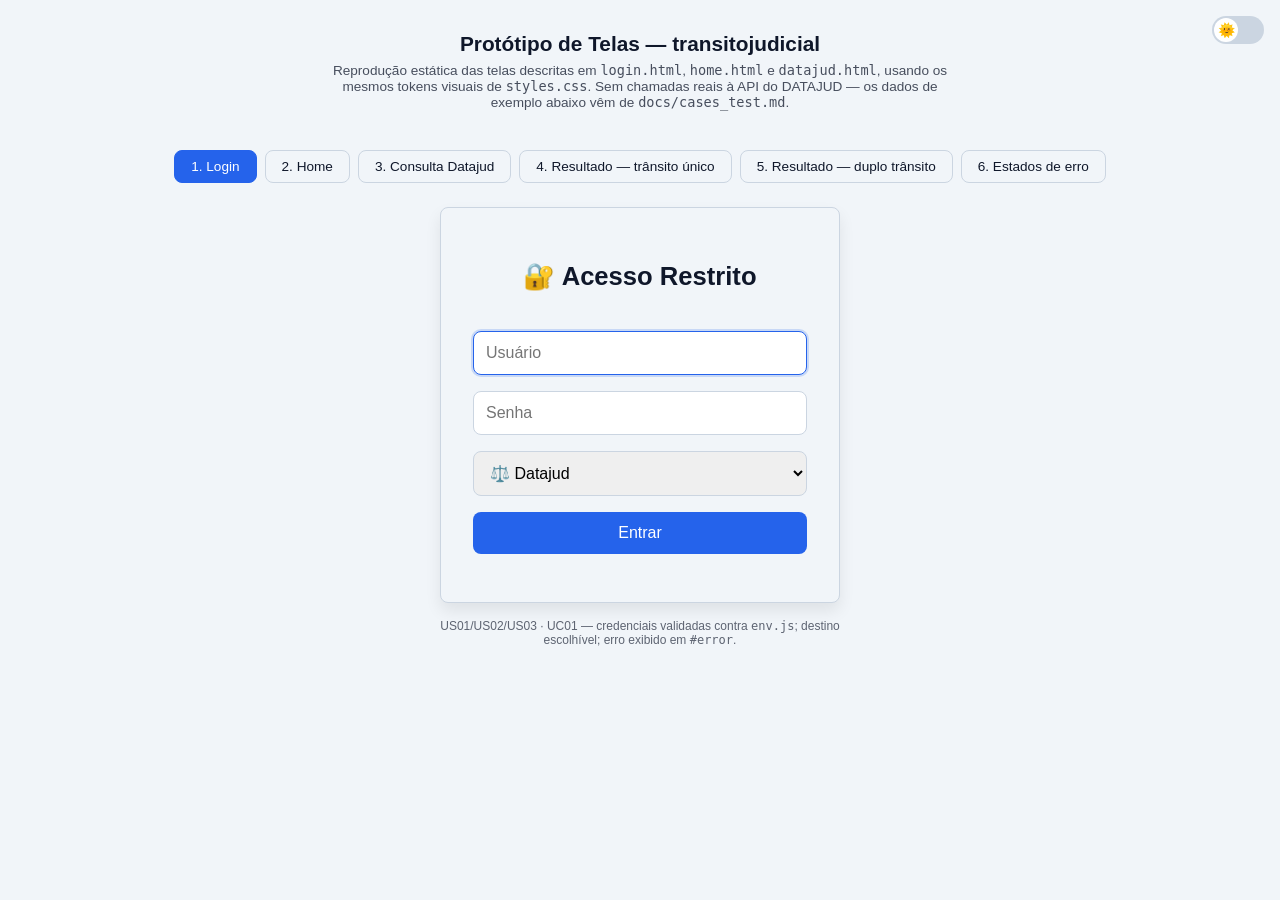
<file: specs/prototipo-telas.html>
<!DOCTYPE html>
<html lang="pt-BR">
<head>
<meta charset="UTF-8" />
<meta name="viewport" content="width=device-width, initial-scale=1.0" />
<title>Protótipo de Telas — transitojudicial</title>
<style>
/* ===== Tokens reaproveitados de styles.css do repositório ===== */
:root {
  --bg-light: #f1f5f9;
  --bg-dark: #0f172a;
  --text-light: #0f172a;
  --text-dark: #f1f5f9;
  --accent: #2563eb;
  --accent-hover: #1d4ed8;
  --border: #cbd5e1;
  --radius: 0.5rem;
  --font: 'Segoe UI', sans-serif;
  --error: #dc2626;
  --result-bg: #f5f5f5;
  --result-btn-bg: #e0dcd2;
  --result-btn-hover: #d4d0c6;
  --result-btn-text: #4a4a4a;
}
* { box-sizing: border-box; }
body {
  margin: 0;
  font-family: var(--font);
  display: flex;
  flex-direction: column;
  align-items: center;
  padding: 2rem 1rem;
  transition: background-color .4s ease, color .4s ease;
  min-height: 100vh;
}
body.light { background-color: var(--bg-light); color: var(--text-light); }
body.dark  { background-color: var(--bg-dark);  color: var(--text-dark); }

.card {
  background-color: var(--bg-light);
  border: 1px solid var(--border);
  border-radius: var(--radius);
  padding: 2rem;
  box-shadow: 0 8px 16px rgba(0,0,0,.08);
  width: 100%;
  max-width: 400px;
  text-align: center;
  margin-bottom: 2rem;
}
body.dark .card { background-color: #1e293b; color: var(--text-dark); }

.result-card {
  background-color: var(--result-bg);
  border: 1px solid var(--border);
  border-radius: var(--radius);
  padding: 2rem;
  box-shadow: 0 8px 16px rgba(0,0,0,.08);
  width: 100%;
  max-width: 720px;
  text-align: left;
  margin: 0 auto 2rem auto;
}
.result-card h3 { margin-top: 0; }
body.dark .result-card { background-color: #1e293b; color: var(--text-dark); }
body.dark .result-card strong { color: var(--text-dark); }

.clear-btn {
  display: inline-block;
  margin-bottom: 1rem;
  background-color: var(--result-btn-bg);
  border: none;
  padding: .4rem .8rem;
  border-radius: 4px;
  cursor: pointer;
  font-weight: bold;
  color: var(--result-btn-text);
}
.clear-btn:hover { background-color: var(--result-btn-hover); }

input, select, button {
  width: 100%;
  padding: .75rem;
  margin-top: 1rem;
  border-radius: var(--radius);
  font-size: 1rem;
  border: 1px solid var(--border);
  transition: border-color .3s, box-shadow .3s;
}
input:focus, select:focus {
  outline: none;
  border-color: var(--accent);
  box-shadow: 0 0 0 2px rgba(37,99,235,.2);
}
button { background-color: var(--accent); color: #fff; border: none; cursor: pointer; transition: background .3s, transform .2s; }
button:hover { background-color: var(--accent-hover); transform: scale(1.02); }

.title { font-size: 1.6rem; margin-bottom: 1.5rem; }
.subtitle { opacity: .8; }
.error { color: var(--error); margin-top: 1rem; font-size: .9rem; }

.theme-toggle-wrapper { position: fixed; top: 1rem; right: 1rem; z-index: 100; }
.theme-switch { position: relative; display: inline-block; width: 52px; height: 28px; }
.theme-switch input { opacity: 0; width: 0; height: 0; }
.slider {
  position: absolute; cursor: pointer; top:0; left:0; right:0; bottom:0;
  background-color: var(--border); transition: background-color .4s; border-radius: 34px;
}
.slider:before {
  position: absolute; content: "🌞"; height: 24px; width: 24px; left: 2px; bottom: 2px;
  background-color: #fff; border-radius: 50%; transition: transform .4s, content .4s;
  font-size: 14px; display: flex; align-items: center; justify-content: center;
}
input:checked + .slider { background-color: var(--accent); }
input:checked + .slider:before { transform: translateX(24px); content: "🌙"; }

.fade-in { animation: fadeIn .6s ease; }
@keyframes fadeIn { from{opacity:0; transform: translateY(20px);} to{opacity:1; transform: translateY(0);} }

@media (max-width: 480px) {
  .card, .result-card { padding: 1.5rem; }
  .title { font-size: 1.4rem; }
  button { font-size: .95rem; }
}

.info-highlight {
  display: flex; align-items: center; gap: .75rem;
  padding: 1rem 1.25rem; border-radius: var(--radius);
  background-color: rgba(37,99,235,.08); border: 1px solid rgba(37,99,235,.15);
  color: inherit; margin: 1rem 0; font-weight: 500;
  box-shadow: 0 2px 6px rgba(0,0,0,.04);
  transition: background-color .3s ease, border-color .3s ease;
}
.info-icon { font-size: 1.4rem; line-height: 1; }
.info-content { flex: 1; }
body.dark .info-highlight { background-color: rgba(255,255,255,.05); border-color: rgba(255,255,255,.12); }
body.dark .info-icon { color: var(--accent); }

.invisible-code {
  color: transparent; -webkit-text-fill-color: transparent;
  transition: color .16s ease; cursor: text; white-space: nowrap; outline: none;
}
.invisible-code:hover, .invisible-code:focus, .info-highlight:hover .invisible-code {
  color: var(--accent); -webkit-text-fill-color: initial;
}
body.dark .invisible-code:hover, body.dark .invisible-code:focus,
body.dark .info-highlight:hover .invisible-code { color: var(--accent-hover); }

/* ===== Elementos exclusivos deste protótipo (não fazem parte do app real) ===== */
.proto-shell { width: 100%; max-width: 900px; }
.proto-header {
  width: 100%; max-width: 900px; margin-bottom: 1.5rem;
  display: flex; flex-direction: column; gap: .35rem; align-items: center; text-align: center;
}
.proto-header h1 { margin: 0; font-size: 1.3rem; }
.proto-header p { margin: 0; font-size: .85rem; opacity: .75; max-width: 640px; }
.proto-tabs {
  display: flex; gap: .5rem; margin: 1rem 0 1.5rem; flex-wrap: wrap; justify-content: center;
}
.proto-tab {
  width: auto; margin-top: 0; padding: .5rem 1rem; font-size: .85rem;
  background: transparent; color: inherit; border: 1px solid var(--border);
}
.proto-tab.active { background-color: var(--accent); color: #fff; border-color: var(--accent); }
.proto-screen { display: none; }
.proto-screen.active { display: flex; flex-direction: column; align-items: center; }
.proto-note {
  font-size: .75rem; opacity: .65; max-width: 400px; margin-top: -1rem; margin-bottom: 1.5rem; text-align: center;
}
.proto-badge {
  display: inline-block; font-size: .7rem; padding: .15rem .5rem; border-radius: 999px;
  background: rgba(37,99,235,.12); color: var(--accent); font-weight: 600; margin-left: .4rem;
}
</style>
</head>
<body class="light" id="body">

  <div class="theme-toggle-wrapper">
    <label class="theme-switch">
      <input type="checkbox" id="theme-toggle" />
      <span class="slider"></span>
    </label>
  </div>

  <div class="proto-header">
    <h1>Protótipo de Telas — transitojudicial</h1>
    <p>Reprodução estática das telas descritas em <code>login.html</code>, <code>home.html</code> e <code>datajud.html</code>, usando os mesmos tokens visuais de <code>styles.css</code>. Sem chamadas reais à API do DATAJUD — os dados de exemplo abaixo vêm de <code>docs/cases_test.md</code>.</p>
  </div>

  <div class="proto-tabs">
    <button class="proto-tab active" data-tab="login">1. Login</button>
    <button class="proto-tab" data-tab="home">2. Home</button>
    <button class="proto-tab" data-tab="datajud">3. Consulta Datajud</button>
    <button class="proto-tab" data-tab="resultado-simples">4. Resultado — trânsito único</button>
    <button class="proto-tab" data-tab="resultado-duplo">5. Resultado — duplo trânsito</button>
    <button class="proto-tab" data-tab="erro">6. Estados de erro</button>
  </div>

  <div class="proto-shell">

    <!-- 1. LOGIN -->
    <section class="proto-screen active" id="tab-login">
      <div class="card">
        <h2 class="title">🔐 Acesso Restrito</h2>
        <input type="email" placeholder="Usuário" autofocus />
        <input type="password" placeholder="Senha" />
        <select>
          <option>🏠 Home</option>
          <option selected>⚖️ Datajud</option>
        </select>
        <button>Entrar</button>
        <p class="error"></p>
      </div>
      <p class="proto-note">US01/US02/US03 · UC01 — credenciais validadas contra <code>env.js</code>; destino escolhível; erro exibido em <code>#error</code>.</p>
    </section>

    <!-- 2. HOME -->
    <section class="proto-screen" id="tab-home">
      <div class="card">
        <h2 class="title">🎉 Bem-vindo!</h2>
        <p class="subtitle">Você está logado com sucesso.</p>
        <button>🚪 Sair</button>
      </div>
      <p class="proto-note">US06 · UC03 — logout limpa <code>authenticated</code>/<code>loginTime</code> e volta a <code>login.html</code>.</p>
    </section>

    <!-- 3. DATAJUD (vazio) -->
    <section class="proto-screen" id="tab-datajud">
      <div class="card">
        <h2 class="title">🔎 Consulta de Processo</h2>
        <input type="text" placeholder="Digite o número único do processo (NUP)" />
        <select>
          <option selected>⚖️ STJ</option>
          <option>📃 TJCE</option>
          <option>📃 TJSP</option>
          <option>⚖️ TRF1</option>
          <option>⚖️ TRF2</option>
          <option>⚖️ TRF3</option>
          <option>⚖️ TRF4</option>
          <option>⚖️ TRF5</option>
          <option>⚖️ TRF6</option>
        </select>
        <button>Confirmar</button>
      </div>
      <p class="proto-note">US08/US09 · UC04 — número do processo é normalizado (só dígitos) antes de consultar o tribunal selecionado.</p>
    </section>

    <!-- 4. RESULTADO SIMPLES -->
    <section class="proto-screen" id="tab-resultado-simples">
      <div class="result-card fade-in">
        <button class="clear-btn">🧹 Limpar</button>
        <h3>🆔 0002213-52.2010.4.02.5103 <span class="proto-badge">trânsito único</span></h3>
        <p>🏛️ <strong>Tribunal:</strong> TRF2</p>
        <p>📍 <strong>Grau:</strong> G2</p>
        <p>📅 <strong>Data de Ajuizamento:</strong> 10/03/2010</p>
        <p>🕒 <strong>Última Atualização:</strong> 04/07/2025 22:13:38</p>
        <p>🔒 <strong>Nível de Sigilo:</strong> 0</p>
        <p>📢 <strong>Assuntos:</strong> 899 - Recurso Especial</p>
        <p>📓 <strong>Classe:</strong> 1234 - Apelação Cível</p>
        <p>🖥️ <strong>Sistema:</strong> 1 - PJe</p>
        <p>🖺 <strong>Formato:</strong> 1 - Eletrônico</p>
        <p>🧑‍⚖️ <strong>Órgão Julgador:</strong> 5ª Turma Especializada</p>
        <p>📚 <strong>Primeiro Movimento:</strong> 26 - Distribuição em: 10/03/2010</p>
        <p>🔥 <strong>Último Movimento:</strong> 246 - Baixa Definitiva em: 15/06/2011</p>
        <div class="info-highlight">
          <span class="info-icon">✅</span>
          <div class="info-content">
            <strong><span class="invisible-code" tabindex="0" title="242">242</span> - Trânsito em Julgado em: 20/05/2011</strong>
          </div>
        </div>
      </div>
      <p class="proto-note">US12/US13 · UC04/UC05 — caso com apenas 1 movimento contendo "julgado" (comportamento normal).</p>
    </section>

    <!-- 5. RESULTADO DUPLO -->
    <section class="proto-screen" id="tab-resultado-duplo">
      <div class="result-card fade-in">
        <button class="clear-btn">🧹 Limpar</button>
        <h3>🆔 0049481-77.1999.4.03.6100 <span class="proto-badge">duplo trânsito</span></h3>
        <p>🏛️ <strong>Tribunal:</strong> TRF3</p>
        <p>📍 <strong>Grau:</strong> G1</p>
        <p>📅 <strong>Data de Ajuizamento:</strong> 12/08/1999</p>
        <p>🕒 <strong>Última Atualização:</strong> 05/08/2025 09:41:02</p>
        <p>🔒 <strong>Nível de Sigilo:</strong> 0</p>
        <p>📢 <strong>Assuntos:</strong> 10570 - Execução Fiscal</p>
        <p>📓 <strong>Classe:</strong> 1116 - Execução Fiscal</p>
        <p>🖥️ <strong>Sistema:</strong> 1 - PJe</p>
        <p>🖺 <strong>Formato:</strong> 1 - Eletrônico</p>
        <p>🧑‍⚖️ <strong>Órgão Julgador:</strong> 2ª Vara Federal</p>
        <p>📚 <strong>Primeiro Movimento:</strong> 26 - Distribuição em: 12/08/1999</p>
        <p>🔥 <strong>Último Movimento:</strong> 246 - Baixa Definitiva em: 05/08/2025</p>
        <div class="info-highlight">
          <span class="info-icon">✅</span>
          <div class="info-content">
            <strong>
              <span class="invisible-code" tabindex="0" title="242">242</span> - Trânsito em Julgado em: 14/11/2018<br>
              <span class="invisible-code" tabindex="0" title="242">242</span> - Trânsito em Julgado em: 05/08/2025
            </strong>
          </div>
        </div>
      </div>
      <p class="proto-note">US13 · UC05 — dois movimentos com "julgado" no nome: a aplicação lista ambos, evidenciando o duplo marco (essência do problema de negócio do projeto).</p>
    </section>

    <!-- 6. ESTADOS DE ERRO -->
    <section class="proto-screen" id="tab-erro">
      <div class="result-card fade-in">
        <p>🔄 Carregando…</p>
      </div>
      <p class="proto-note">US11 — estado de carregamento exibido enquanto a API responde.</p>

      <div class="card" style="margin-top:0;">
        <p class="error">❌ Informe o número do processo.</p>
      </div>
      <p class="proto-note">US10 — validação de campo obrigatório antes de consultar.</p>

      <div class="card" style="margin-top:0;">
        <p class="error">❌ Processo não encontrado.</p>
      </div>
      <p class="proto-note">US14 — nenhum resultado retornado pela API.</p>

      <div class="card" style="margin-top:0;">
        <p class="error">❌ Erro: Status 502</p>
      </div>
      <p class="proto-note">US15 — falha de rede, proxy CORS ou API do DATAJUD.</p>
    </section>

  </div>

<script>
  // Tema (mesma lógica de script.js, isolada neste protótipo)
  const body = document.getElementById('body');
  const toggle = document.getElementById('theme-toggle');
  toggle.addEventListener('change', () => {
    body.className = toggle.checked ? 'dark' : 'light';
  });

  // Navegação entre telas do protótipo (não existe no app original)
  document.querySelectorAll('.proto-tab').forEach(tab => {
    tab.addEventListener('click', () => {
      document.querySelectorAll('.proto-tab').forEach(t => t.classList.remove('active'));
      document.querySelectorAll('.proto-screen').forEach(s => s.classList.remove('active'));
      tab.classList.add('active');
      document.getElementById('tab-' + tab.dataset.tab).classList.add('active');
    });
  });
</script>
</body>
</html>
</file>
